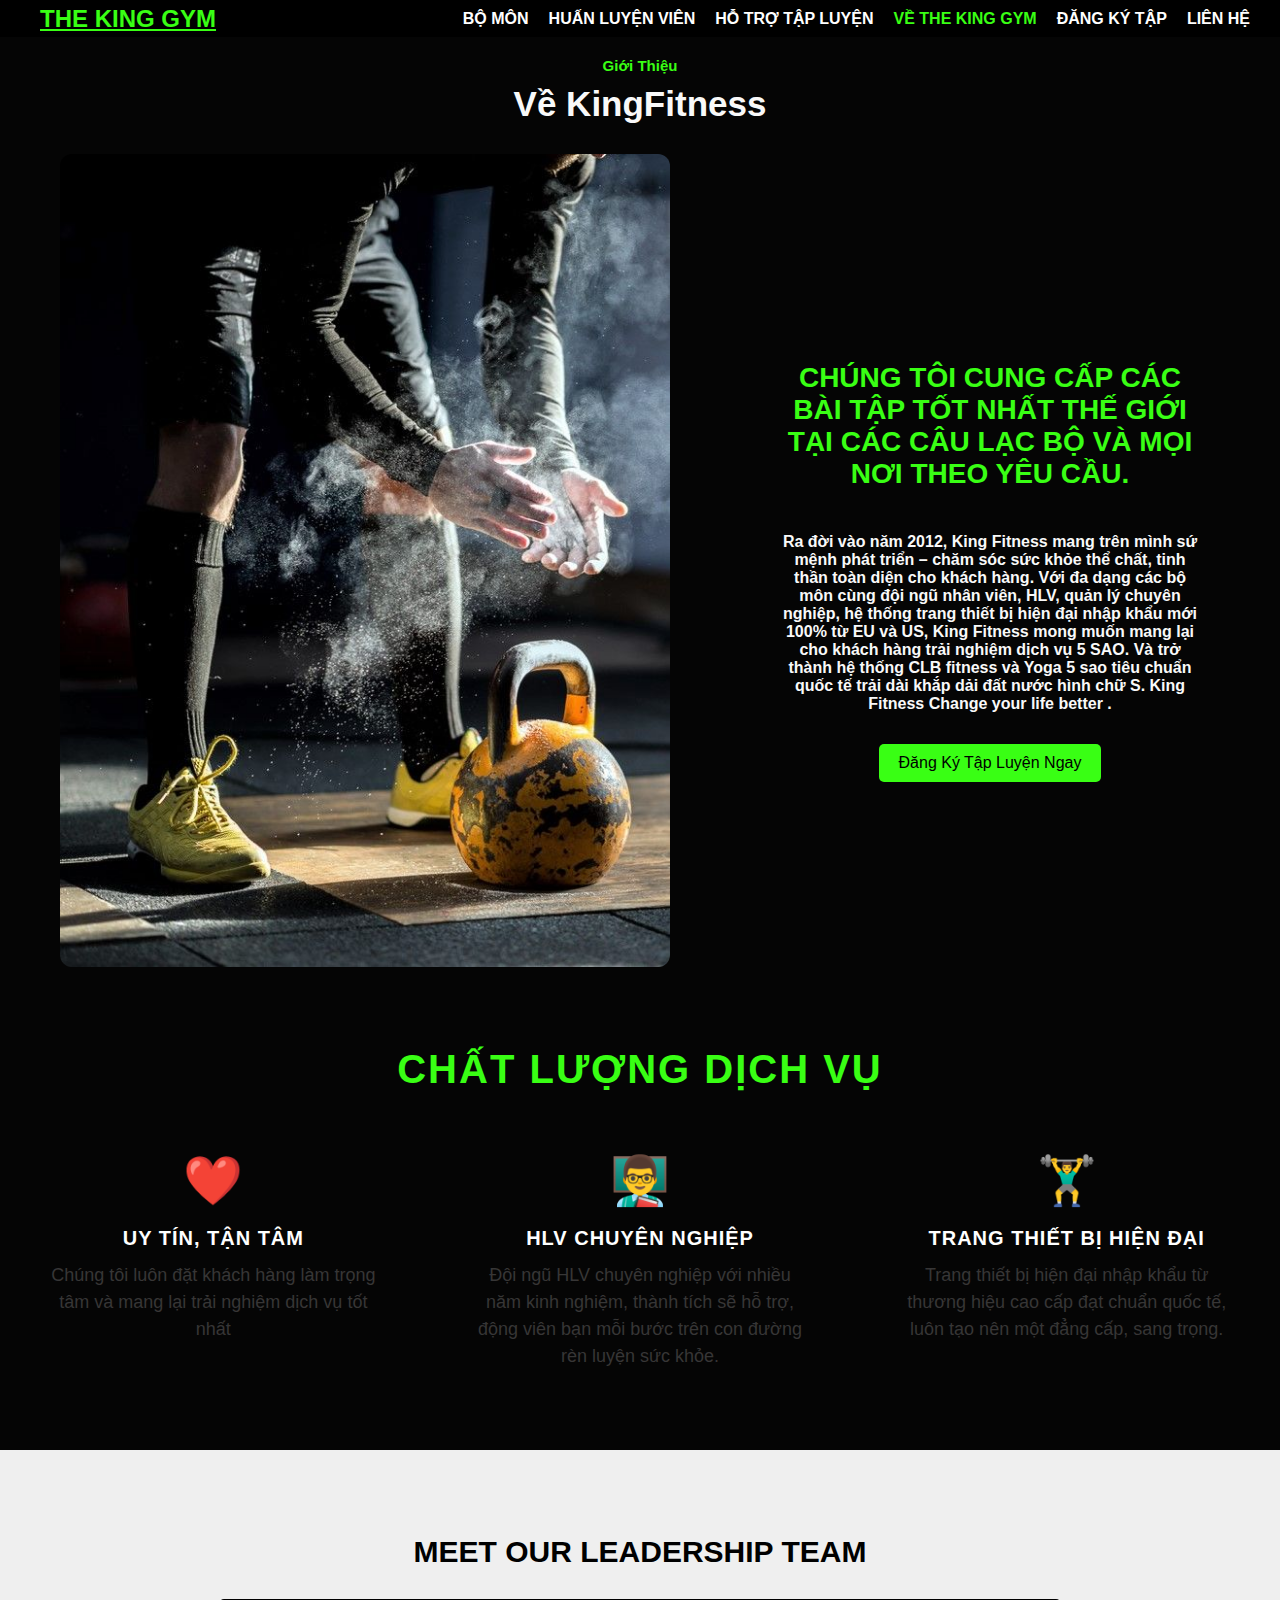
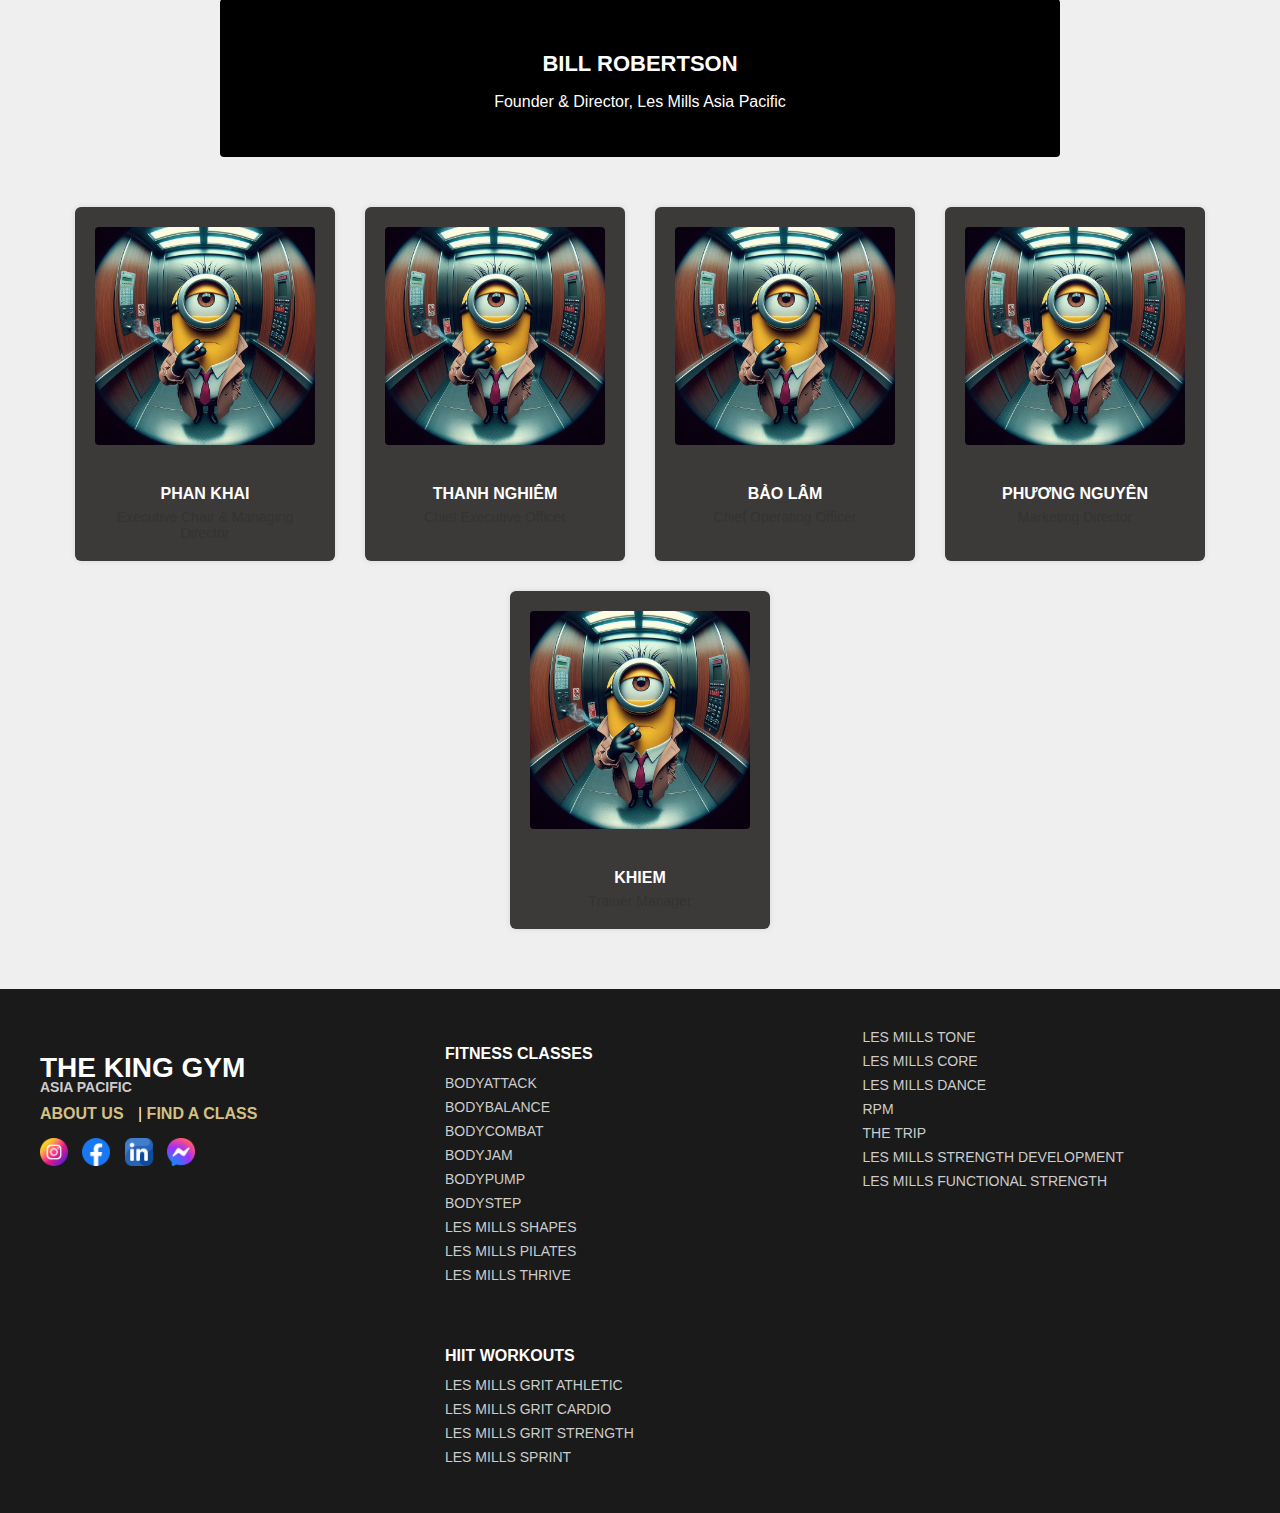
<file: about.html>
<!DOCTYPE html>
<html lang="en">
<head>
    <meta charset="UTF-8">
    <meta name="viewport" content="width=device-width, initial-scale=1.0">
    <title>Document</title>
    <link rel="stylesheet" href="about.css">
</head>
<body>
    <header>
      <a href="#" class="logo">THE KING GYM</a>
      <nav>
        <ul id="navbar">
          <li><a href="#">BỘ MÔN</a></li>
          <li><a href="#">HUẤN LUYỆN VIÊN</a></li>
          <li><a href="#">HỖ TRỢ TẬP LUYỆN</a></li>
          <li><a class="active" href="about.html">VỀ THE KING GYM</a></li>
          <li><a href="#">ĐĂNG KÝ TẬP</a></li>
          <li><a href="#">LIÊN HỆ</a></li>
        </ul>
      </nav>
    </header>
    
    <section id="bg1">
      <h1>Giới Thiệu </h1>
      <h2>Về KingFitness</h2>
    </section>
    <section id="background2"> 
      <img src="left-about.jpg" alt="Run" class="bg2-img">
      <div class="bg2-text">
        <h2>CHÚNG TÔI CUNG CẤP CÁC BÀI TẬP TỐT NHẤT THẾ GIỚI TẠI CÁC CÂU LẠC BỘ VÀ MỌI NƠI THEO YÊU CẦU.  </h2>
        <h1>Ra đời vào năm 2012, King Fitness mang trên mình sứ mệnh phát triển – chăm sóc sức khỏe thể chất, tinh thần toàn diện cho khách hàng. Với đa dạng các bộ môn cùng đội ngũ nhân viên, HLV, quản lý chuyên nghiệp, hệ thống trang thiết bị hiện đại nhập khẩu mới 100% từ EU và US, King Fitness mong muốn mang lại cho khách hàng trải nghiệm dịch vụ 5 SAO. Và trở thành hệ thống CLB fitness và Yoga 5 sao tiêu chuẩn quốc tế trải dài khắp dải đất nước hình chữ S. King Fitness Change your life better . </h1>  
        <button class="bg2-btn">Đăng Ký Tập Luyện Ngay</button>
      </div>
    </section>
    <section id="service-quality">
      <h2 class="sq-title">CHẤT LƯỢNG DỊCH VỤ</h2>
      <div class="sq-list">
        <div class="sq-item">
          <div class="sq-icon">❤️</div>
          <h3>UY TÍN, TẬN TÂM</h3>
          <p>Chúng tôi luôn đặt khách hàng làm trọng tâm và mang lại trải nghiệm dịch vụ tốt nhất</p>
        </div>
        <div class="sq-item">
          <div class="sq-icon">👨‍🏫</div>
          <h3>HLV CHUYÊN NGHIỆP</h3>
          <p>Đội ngũ HLV chuyên nghiệp với nhiều năm kinh nghiệm, thành tích sẽ hỗ trợ, động viên bạn mỗi bước trên con đường rèn luyện sức khỏe.</p>
        </div>
        <div class="sq-item">
          <div class="sq-icon">🏋️‍♂️</div>
          <h3>TRANG THIẾT BỊ HIỆN ĐẠI</h3>
          <p>Trang thiết bị hiện đại nhập khẩu từ thương hiệu cao cấp đạt chuẩn quốc tế, luôn tạo nên một đẳng cấp, sang trọng.</p>
        </div>
      </div>
    </section>
    <section class="leadership">
  <h2 class="leadership-title">MEET OUR LEADERSHIP TEAM</h2>
  
  <div class="leader-ceo">
    <h3 class="ceo-name">BILL ROBERTSON</h3>
    <p class="ceo-role">Founder & Director, Les Mills Asia Pacific</p>
  </div>

  <div class="leader-grid">
    <div class="leader-card">
      <img src="leader1.jpg" alt="Phan Khai">
      <h4>Phan Khai</h4>
      <p>Executive Chair & Managing Director</p>
    </div>
    <div class="leader-card">
      <img src="leader1.jpg" alt="Thanh Nghiêm">
      <h4>Thanh Nghiêm</h4>
      <p>Chief Executive Officer</p>
    </div>
    <div class="leader-card">
      <img src="leader1.jpg" alt="Bảo Lâm">
      <h4>Bảo Lâm</h4>
      <p>Chief Operating Officer</p>
    </div>
    <div class="leader-card">
      <img src="leader1.jpg" alt="Phương Nguyên">

      <h4>Phương Nguyên</h4>
      <p>Marketing Director</p>
    </div>
    <div class="leader-card">
      <img src="leader1.jpg" alt="Khiêm">
      <h4>KHIEM</h4>
      <p>Trainer Manager</p>
    </div>
  </div>
</section>

    <section id="last">
  <div class="lesmills-footer">
  <div class="lesmills-row">
    <!-- Logo, links và mạng xã hội -->
    <div class="lesmills-logo-links">
      <h2 class="lesmills-logo">THE KING GYM<span>ASIA PACIFIC</span></h2>
      <div class="lesmills-links">
        <a href="#">ABOUT US</a> | <a href="#">FIND A CLASS</a>
      </div>
      <div class="lesmills-socials">
        <img src="instagram.png" alt="Instagram">
        <img src="facebook.png" alt="Facebook">
        <img src="linkedin.png" alt="LinkedIn">
        <img src="messenger.png" alt="Messenger">
      </div>
    </div>

    <!-- Các cột dịch vụ -->
    <div class="lesmills-columns">
      <div class="lm-column">
        <h3>FITNESS CLASSES</h3>
        <ul>
          <li>BODYATTACK</li>
          <li>BODYBALANCE</li>
          <li>BODYCOMBAT</li>
          <li>BODYJAM</li>
          <li>BODYPUMP</li>
          <li>BODYSTEP</li>
          <li>LES MILLS SHAPES</li>
          <li>LES MILLS PILATES</li>
          <li>LES MILLS THRIVE</li>
        </ul>
      </div>
      <div class="lm-column">
        <ul>
          <li>LES MILLS TONE</li>
          <li>LES MILLS CORE</li>
          <li>LES MILLS DANCE</li>
          <li>RPM</li>
          <li>THE TRIP</li>
          <li>LES MILLS STRENGTH DEVELOPMENT</li>
          <li>LES MILLS FUNCTIONAL STRENGTH</li>
        </ul>
      </div>
      <div class="lm-column">
        <h3>HIIT WORKOUTS</h3>
        <ul>
          <li>LES MILLS GRIT ATHLETIC</li>
          <li>LES MILLS GRIT CARDIO</li>
          <li>LES MILLS GRIT STRENGTH</li>
          <li>LES MILLS SPRINT</li>
        </ul>
      </div>
    </div>
  </div>
</div>
</section>
</body>
</html>
</file>
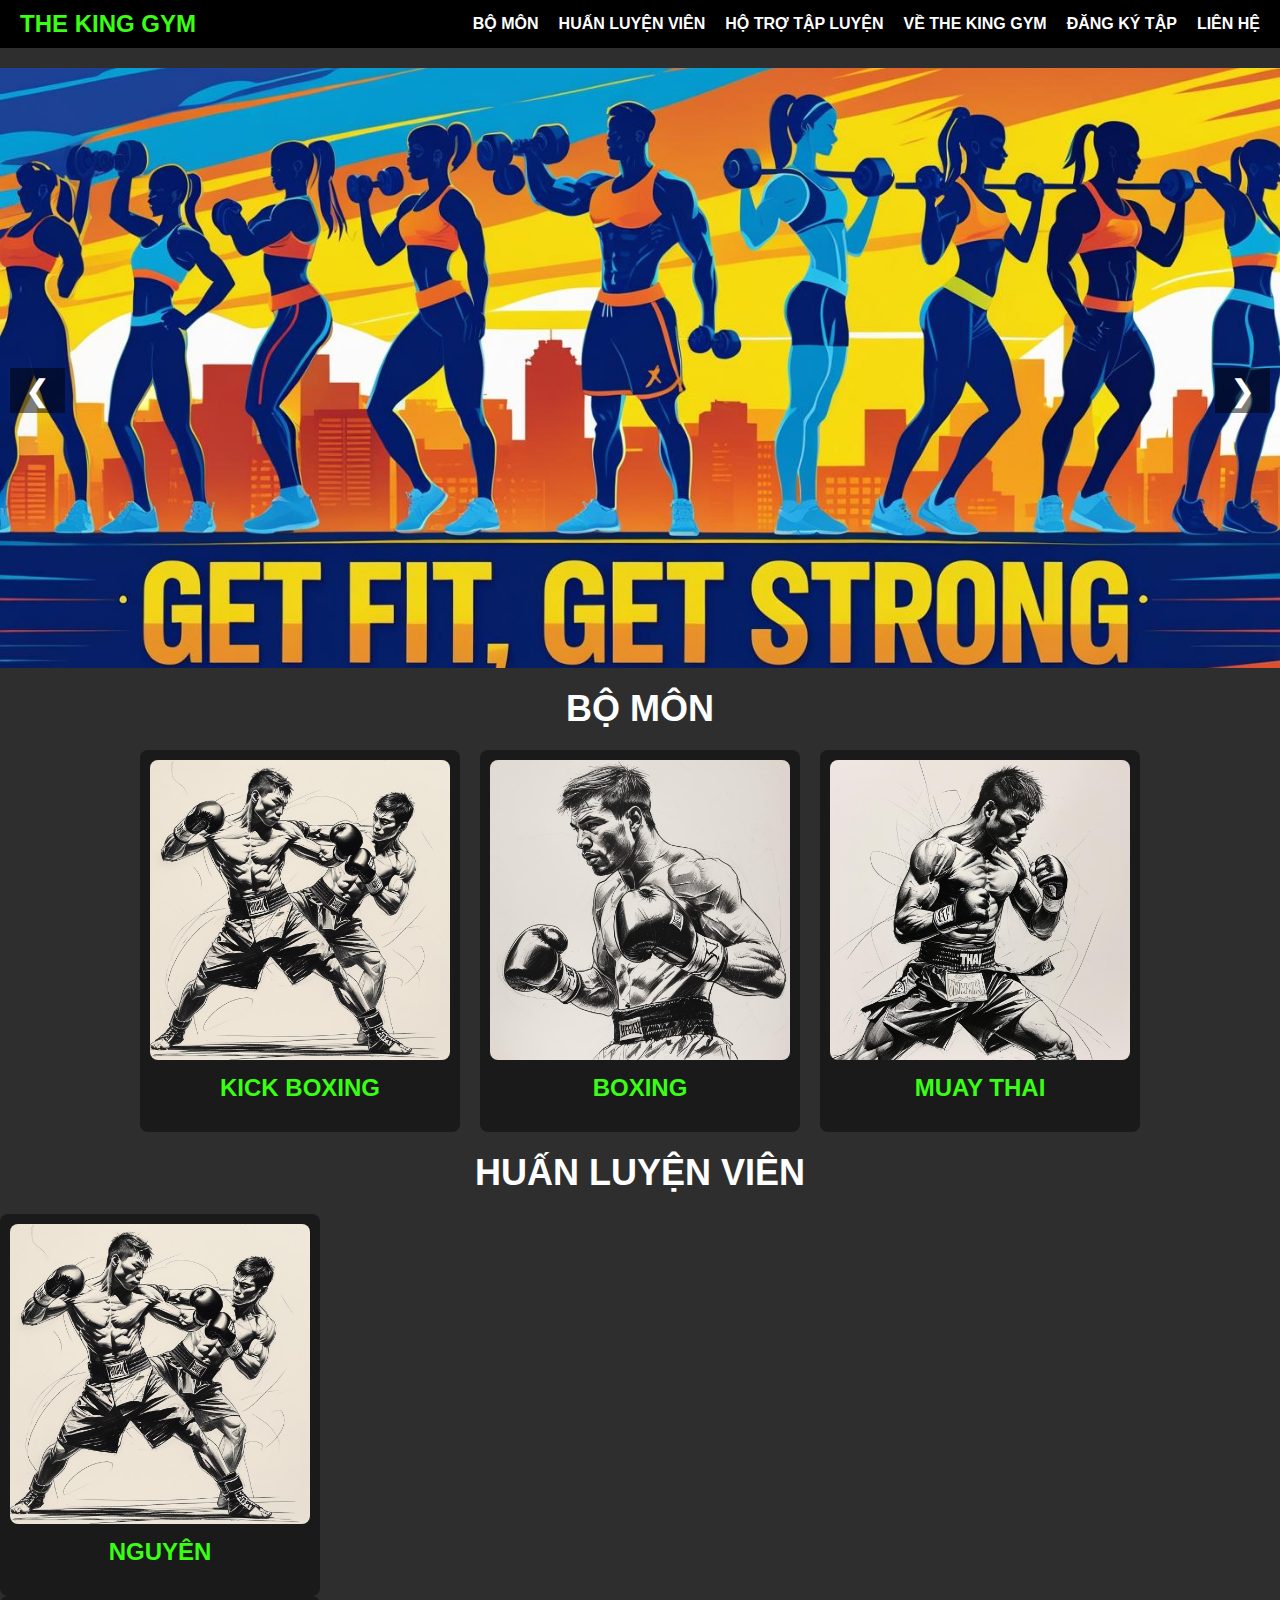
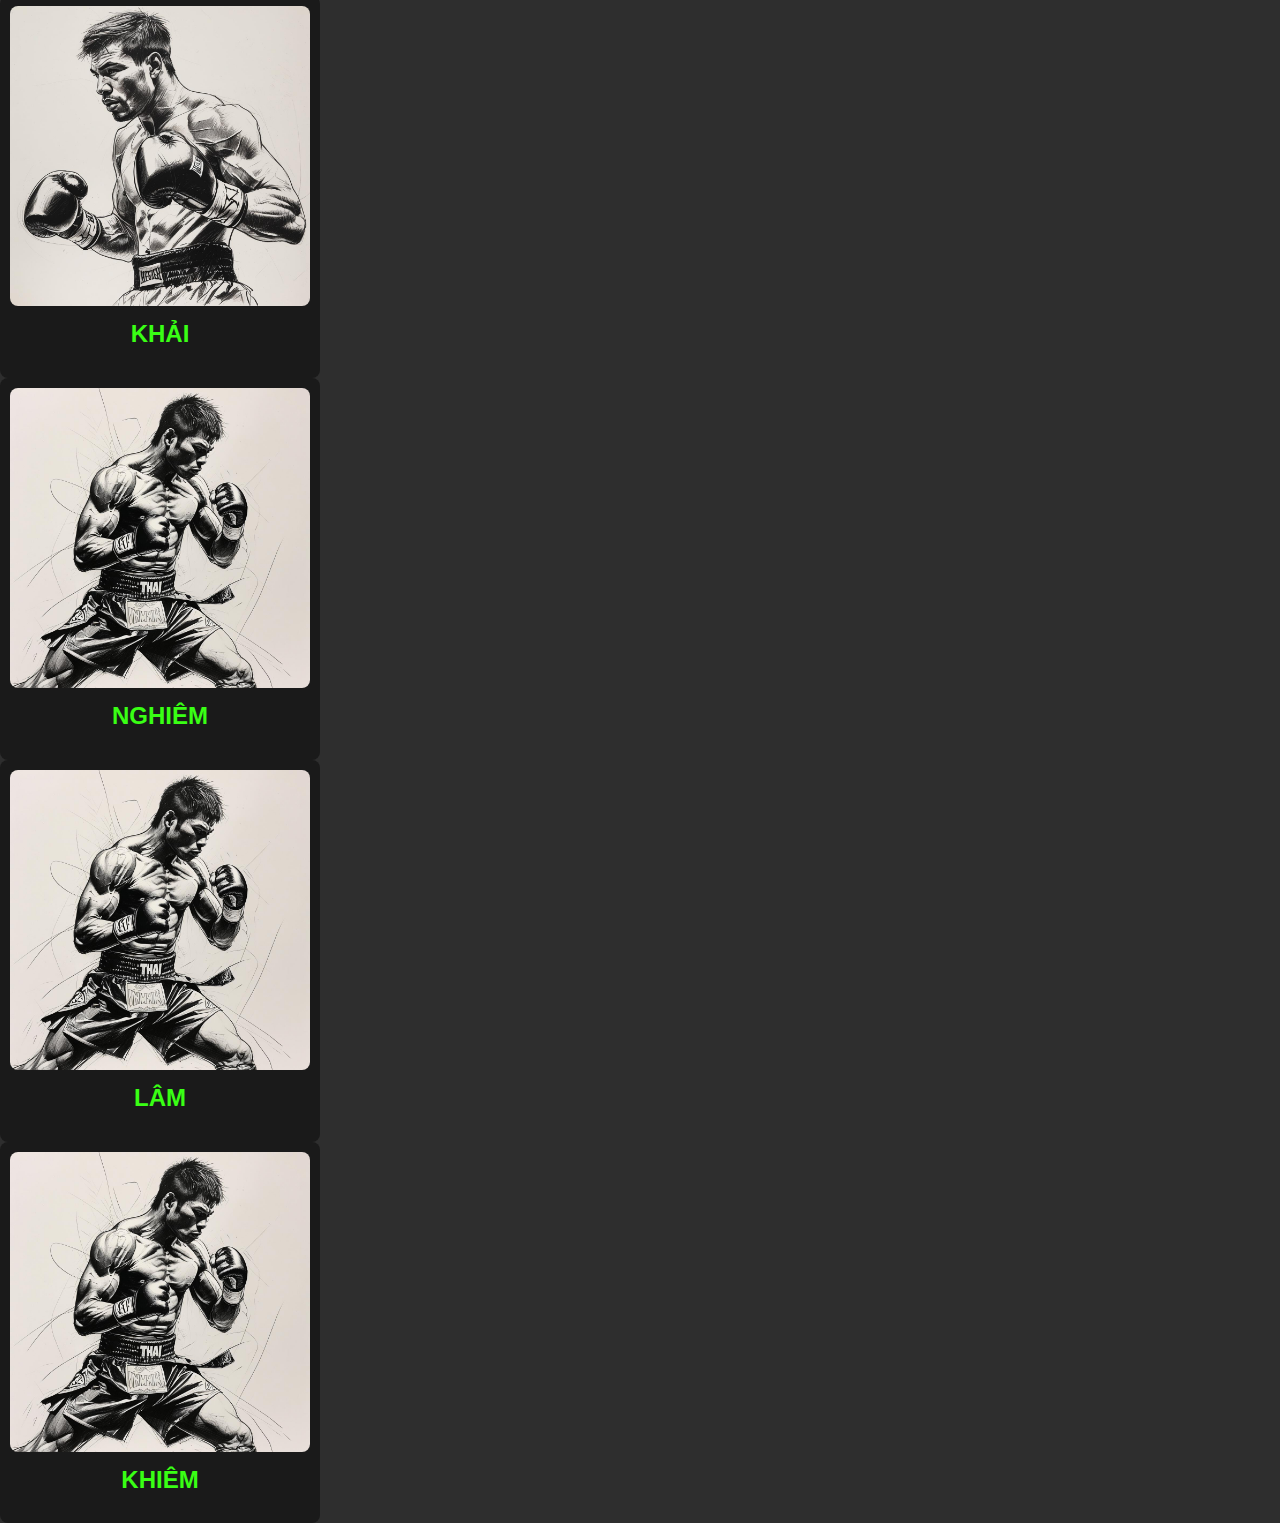
<file: Home.html>
<!DOCTYPE html>
<html lang="vi">
<head>
  <meta charset="UTF-8" />
  <meta name="viewport" content="width=device-width, initial-scale=1.0" />
  <title>The King Kickfit & Fitness</title>
  <link rel="stylesheet" href="Home.css" />
</head>
<body>
  <header>
    <div class="logo">THE KING GYM</div>
    <nav>
      <ul>
        <li><a href="#">BỘ MÔN</a></li>
        <li><a href="#">HUẤN LUYỆN VIÊN</a></li>
        <li><a href="#">HỘ TRỢ TẬP LUYỆN</a></li>
        <li><a href="about.html">VỀ THE KING GYM</a></li>
        <li><a href="#">ĐĂNG KÝ TẬP</a></li>
        <li><a href="#">LIÊN HỆ</a></li>
      </ul>
    </nav>
  </header>
  <main>
    <div class="banner">
    <div class="banner-slides">
      <img src="banner1.jpg" alt="Banner 1">
      <img src="banner2.jpg" alt="Banner 2">
      <img src="banner3.jpg" alt="Banner 3">
      <img src="banner4.jpg" alt="Banner 4">
    </div>
    <button class="banner-button prev">&#10094;</button>
    <button class="banner-button next">&#10095;</button>
    </div>
    <h1>BỘ MÔN</h1>
    <section class="courses">
      <div class="course">
       <img src="kickboxing.jpg" alt="Kick Boxing" class="course-image" data-modal="kickboxModal">
       <h2>KICK BOXING</h2>
      </div>
      <div id="kickboxModal" class="modal">
       <div class="modal-content">
        <span class="close">&times;</span>
        <img src="kickboxing.jpg" alt="Kick Boxing">
        <h2>KICK BOXING</h2>
        <p>Kickboxing là môn võ được kết hợp các kỹ thuật tay của Boxing, chân của Muay Thai, tuy nhiên lại hạn chế các đòn chỏ. Nói nôm na, Kickboxing là môn boxing có sử dụng đòn chân.<br>Thoáng qua, kickboxing rất giống Muay Thai. Nhưng thật ra lại hoàn toàn khác do Kickboxing sử dụng rất nhiều các động tác tấn công bằng nắm đấm.</p>
       </div>
      </div>
  
      <div class="course">
        <img src="boxing.jpg" alt="Boxing" class="course-image" data-modal="boxingModal">
        <h2>BOXING</h2>
      </div>
      <div id="boxingModal" class="modal">
        <div class="modal-content">
          <span class="close">&times;</span>
          <img src="boxing.jpg" alt="Boxing">
          <h2>BOXING</h2>
          <p>Boxing là môn võ sử dụng chủ yếu bằng đôi tay, gồm các đòn đấm thẳng, đấm móc, đấm xiên kết hợp di chuyển để tấn công đối thủ. Boxing giúp rèn luyện sức khỏe, phản xạ nhanh nhạy, cùng khả năng tự vệ hiệu quả trong thi đấu đối kháng.</p>
        </div>
      </div>      

      <div class="course">
        <img src="muaythai.jpg" alt="Muay Thai" class="course-image" data-modal="muaythaiModal">
        <h2>MUAY THAI</h2>
      </div>
      <div id="muaythaiModal" class="modal">
        <div class="modal-content">
          <span class="close">&times;</span>
          <img src="muaythai.jpg" alt="Muay Thai">
          <h2>MUAY THAI</h2>
          <p>Muay Thai là môn võ thuật truyền thống của Thái Lan, sử dụng đòn tấn công bằng đấm, đá, chỏ, gối. Bộ môn giúp phát triển toàn diện thể lực, sự dẻo dai, tốc độ, cùng khả năng tự vệ tuyệt vời trong thi đấu đối kháng.</p>
        </div>
      </div>      

    </section>
    <!-- ------------------------- -->
     <h1>HUẤN LUYỆN VIÊN</h1>

      <div class="hvl-slider">
        <div class="hvl-slides">
          <div class="course">
            <img src="kickboxing.jpg" alt="Kick Boxing" class="course-image" data-modal="kickboxModal">
            <h2>NGUYÊN</h2>
          </div>
          <div id="kickboxModal" class="modal">
           <div class="modal-content">
            <span class="close">&times;</span>
            <img src="kickboxing.jpg" alt="Kick Boxing">
            <h2>P.NGUYÊN</h2>
            <p>Với hơn 10 năm kinh nghiệm huấn luyện Kickboxing, HLV Nguyên mang đến những buổi tập đầy năng lượng, tập trung vào kỹ thuật đấm và đá chính xác, giúp học viên cải thiện sức mạnh, sự linh hoạt và khả năng tự vệ hiệu quả.</p>
           </div>
          </div>
  
          <div class="course">
           <img src="boxing.jpg" alt="Boxing" class="course-image" data-modal="boxingModal">
           <h2>KHẢI</h2>
          </div>
          <div id="boxingModal" class="modal">
        <div class="modal-content">
          <span class="close">&times;</span>
          <img src="boxing.jpg" alt="Boxing">
          <h2>P.KHẢI</h2>
          <p>HLV Khải là chuyên gia Boxing với phong cách huấn luyện cá nhân hóa, giúp học viên nhanh chóng nắm vững các kỹ thuật đấm và di chuyển. Các buổi tập của anh tập trung vào tăng cường phản xạ, sức bền và sự tự tin trong đối kháng.</p>
        </div>
      </div>      

      <div class="course">
        <img src="muaythai.jpg" alt="Muay Thai" class="course-image" data-modal="muaythaiModal">
        <h2>NGHIÊM</h2>
      </div>
      <div id="muaythaiModal" class="modal">
        <div class="modal-content">
          <span class="close">&times;</span>
          <img src="muaythai.jpg" alt="Muay Thai">
          <h2>T.NGHIÊM</h2>
          <p>HLV Nghiêm, với đam mê mãnh liệt dành cho Muay Thai, mang đến các bài tập chuyên sâu về kỹ thuật chỏ và gối, giúp học viên phát triển thể lực toàn diện và khả năng chiến đấu mạnh mẽ trong môi trường đối kháng.</p>
        </div>
      </div>      

      <div class="course">
        <img src="muaythai.jpg" alt="Muay Thai" class="course-image" data-modal="muaythaiModal">
        <h2>LÂM</h2>
      </div>
      <div id="muaythaiModal" class="modal">
        <div class="modal-content">
          <span class="close">&times;</span>
          <img src="muaythai.jpg" alt="Muay Thai">
          <h2>B.LÂM</h2>
          <p>HLV Lâm là chuyên gia Yoga với phương pháp giảng dạy nhẹ nhàng nhưng hiệu quả, giúp học viên cải thiện sự dẻo dai, cân bằng cơ thể và tâm trí. Các buổi tập của anh kết hợp các động tác Yoga truyền thống với kỹ thuật thở hiện đại.</p>
        </div>
      </div>     

      <div class="course">
        <img src="muaythai.jpg" alt="Muay Thai" class="course-image" data-modal="muaythaiModal">
        <h2>KHIÊM</h2>
      </div>
      <div id="muaythaiModal" class="modal">
        <div class="modal-content">
          <span class="close">&times;</span>
          <img src="muaythai.jpg" alt="Muay Thai">
          <h2>C.KHIÊM</h2>
          <p>HLV Khiêm là chuyên gia về thuyền (Rowing), mang đến các buổi tập tăng cường sức mạnh cơ bắp và khả năng phối hợp. Với kinh nghiệm huấn luyện chuyên sâu, anh giúp học viên cải thiện thể lực và kỹ thuật chèo thuyền một cách bài bản.</p>
        </div>

        <div class="course">
        <img src="muaythai.jpg" alt="Muay Thai" class="course-image" data-modal="muaythaiModal">
        <h2>KHIÊM</h2>
      </div>
      <div id="muaythaiModal" class="modal">
        <div class="modal-content">
          <span class="close">&times;</span>
          <img src="muaythai.jpg" alt="Muay Thai">
          <h2>C.KHIÊM</h2>
          <p>HLV Khiêm là chuyên gia về thuyền (Rowing), mang đến các buổi tập tăng cường sức mạnh cơ bắp và khả năng phối hợp. Với kinh nghiệm huấn luyện chuyên sâu, anh giúp học viên cải thiện thể lực và kỹ thuật chèo thuyền một cách bài bản.</p>
        </div>
      </div>     
      </div>
      </div>
  </main>
</body>
 <!--Banner-->
<script>
    const slides = document.querySelector('.banner-slides');
    const images = document.querySelectorAll('.banner-slides img');
    const prevButton = document.querySelector('.banner-button.prev');
    const nextButton = document.querySelector('.banner-button.next');
  
    let currentIndex = 0;
    const totalImages = images.length;
  
    function showSlide(index) {
      slides.style.transform = `translateX(-${index * 100}%)`;
    }
  
    function nextSlide() {
      currentIndex = (currentIndex + 1) % totalImages;
      showSlide(currentIndex);
    }
  
    function prevSlide() {
      currentIndex = (currentIndex - 1 + totalImages) % totalImages;
      showSlide(currentIndex);
    }
  
    prevButton.addEventListener('click', prevSlide);
    nextButton.addEventListener('click', nextSlide);

    setInterval(nextSlide, 3000);
  </script>
  <!--Ctietanh-->
  <script>

    const courseImages = document.querySelectorAll('.course-image');
    const modals = document.querySelectorAll('.modal');
  
    courseImages.forEach(img => {
      img.addEventListener('click', (e) => {
        const targetId = e.target.getAttribute('data-modal');
        document.getElementById(targetId).style.display = 'flex';
      });
    });
  
    modals.forEach(modal => {
      const closeBtn = modal.querySelector('.close');
      closeBtn.addEventListener('click', () => {
        modal.style.display = 'none';
      });
      modal.addEventListener('click', (e) => {
        if (e.target === modal) {
          modal.style.display = 'none';
        }
      });
    });
  </script>

  <!-- HLV  -->
<script>
  const hvlSlides = document.querySelector('.hvl-slides');
  const hvlItems = document.querySelectorAll('.hvl-slides .course');
  const hvlVisible = 3; 
  const hvlTotal = hvlItems.length;

  let currentHvlIndex = 0;

  function showHvl(index) {
    hvlSlides.style.transform = `translateX(-${index * (100 / hvlVisible)}%)`;
  }

  function nextHvl() {
    currentHvlIndex += hvlVisible;

    if (currentHvlIndex >= hvlTotal) {
      currentHvlIndex = 0;
    }
    showHvl(currentHvlIndex);
  }
  setInterval(nextHvl, 3000);
</script>
</html>
</file>
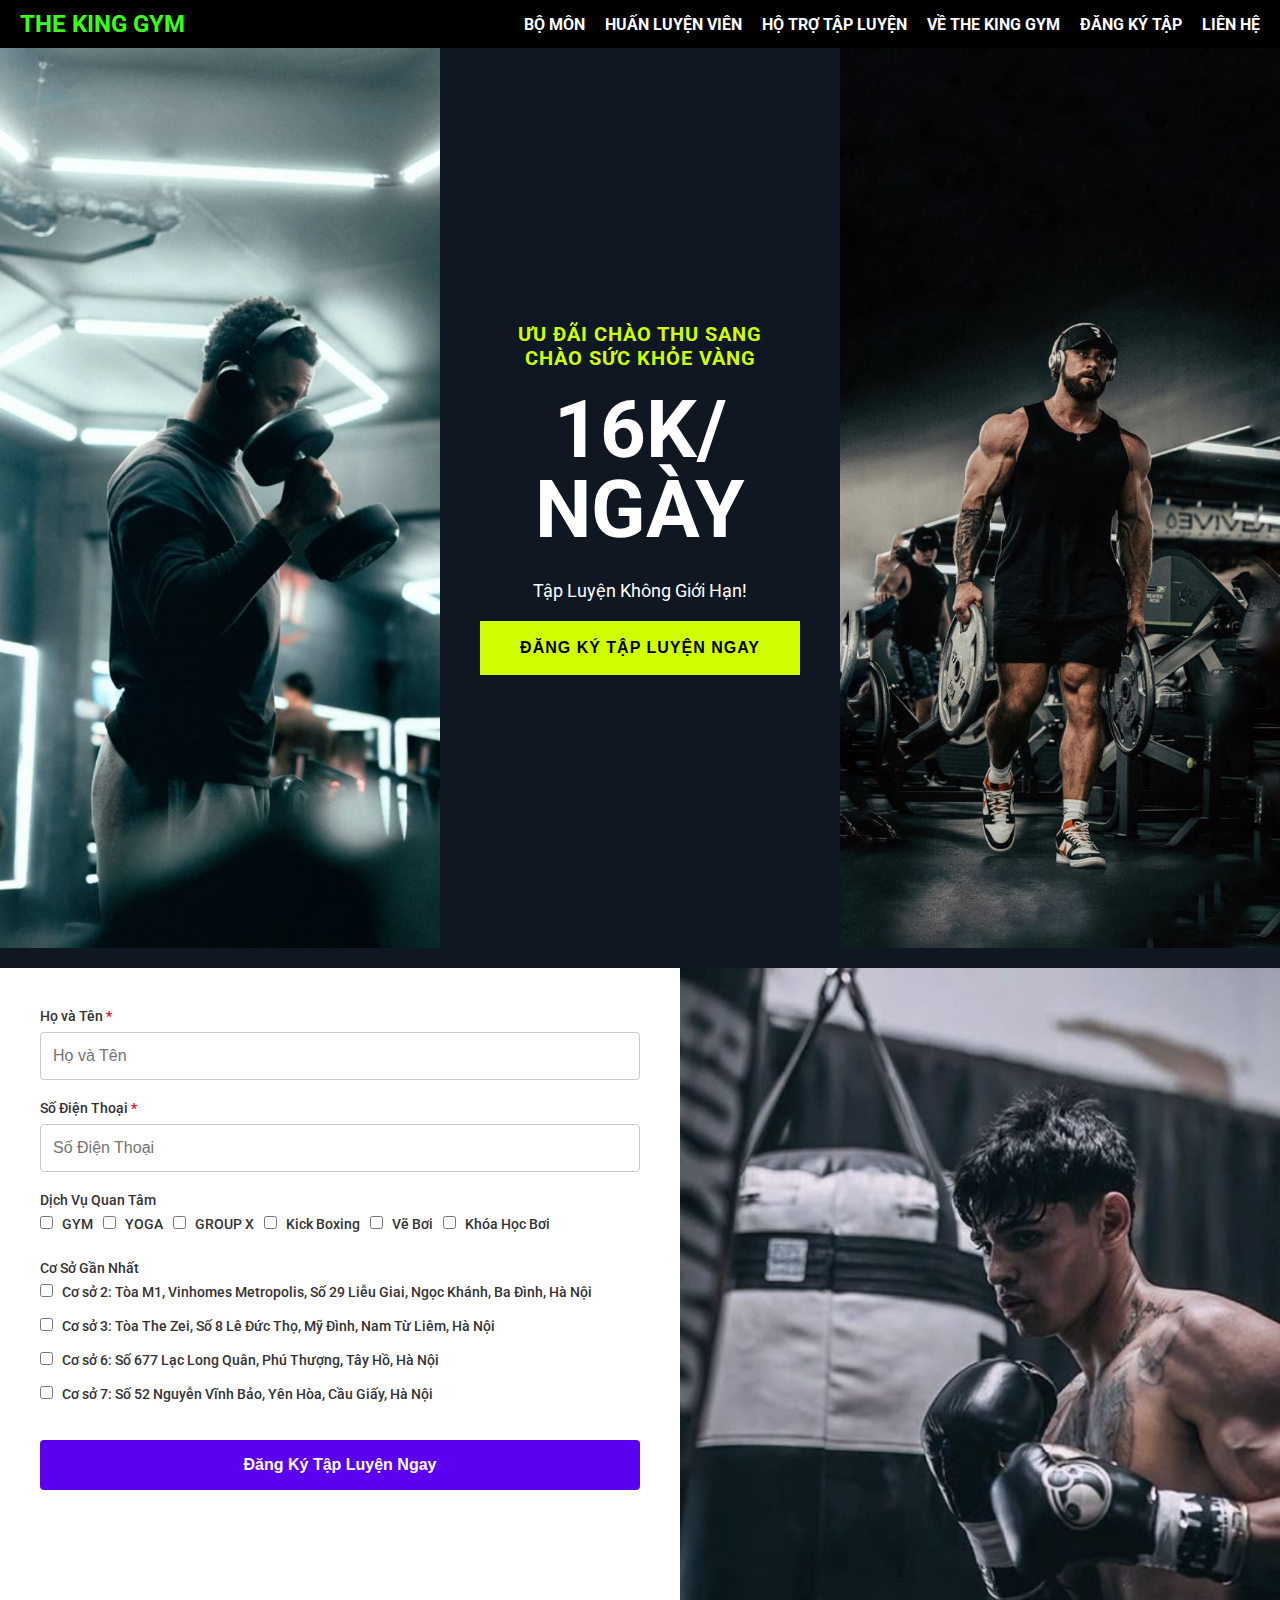
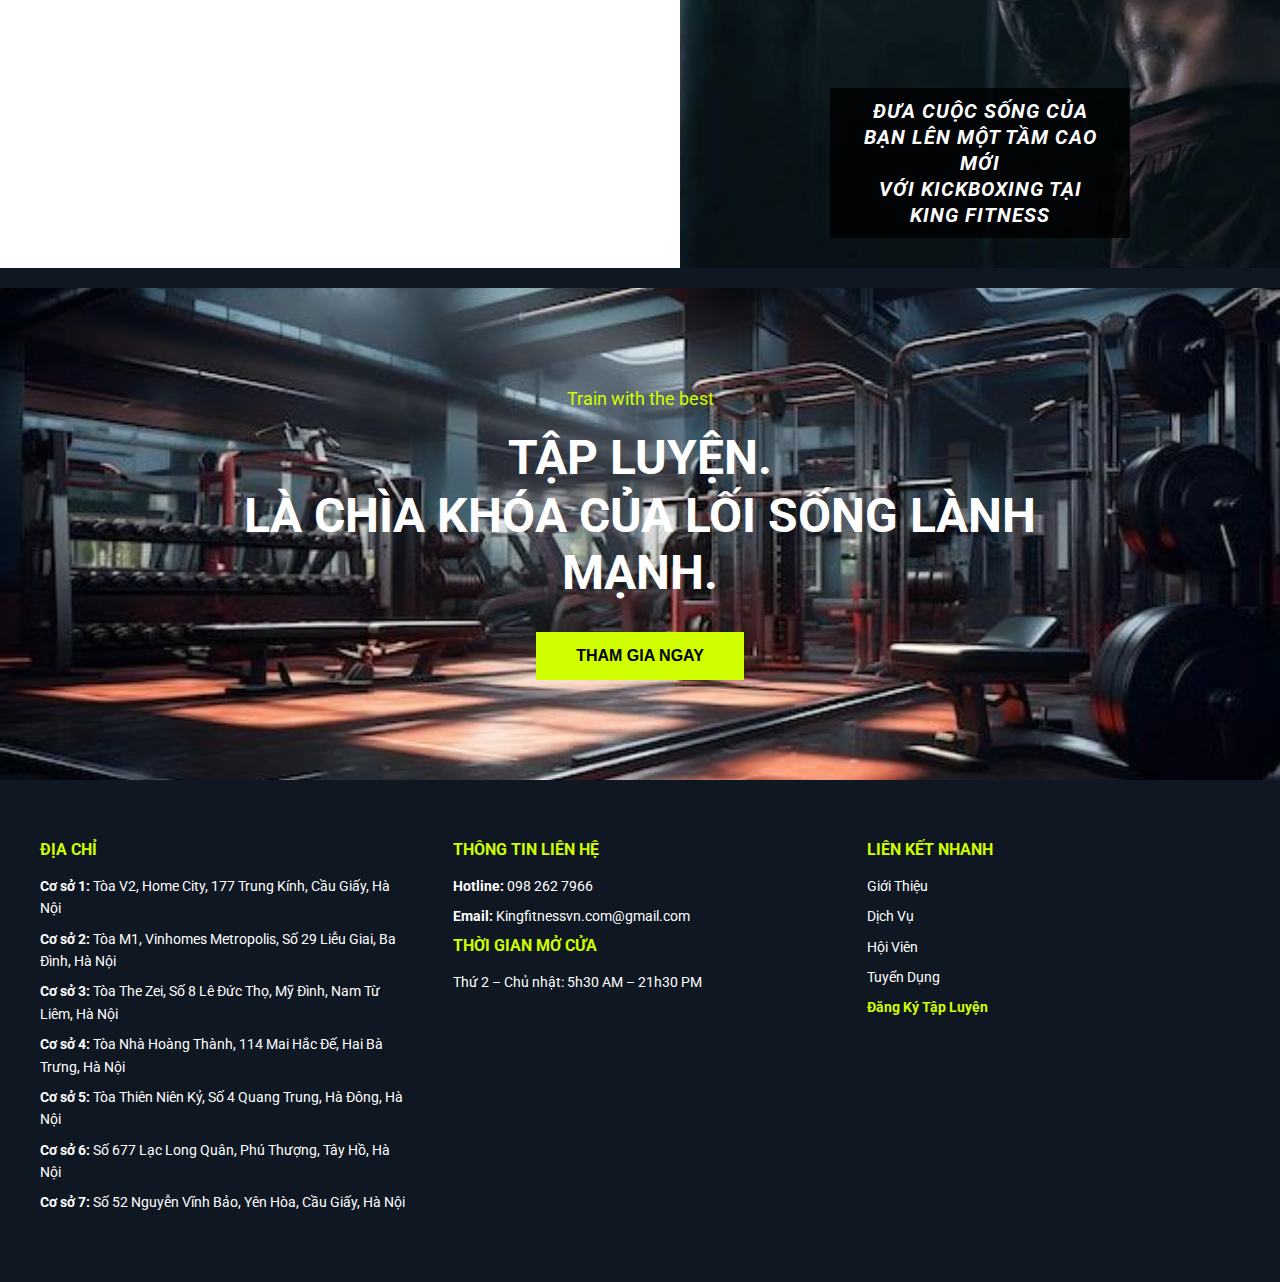
<file: register.html>
<!DOCTYPE html>
<html lang="vi">
  <header>
  <div class="logo">THE KING GYM</div>
  <nav>
    <ul>
      <li><a href="#">BỘ MÔN</a></li>
      <li><a href="#">HUẤN LUYỆN VIÊN</a></li>
      <li><a href="#">HỘ TRỢ TẬP LUYỆN</a></li>
      <li><a href="#">VỀ THE KING GYM</a></li>
      <li><a href="#">ĐĂNG KÝ TẬP</a></li>
      <li><a href="#">LIÊN HỆ</a></li>
    </ul>
  </nav>
</header>

<head>
    <meta charset="UTF-8">
    <meta name="viewport" content="width=device-width, initial-scale=1.0">
    <title>Đăng Ký Tập Luyện</title>
    <link href="https://fonts.googleapis.com/css2?family=Roboto:wght@400;700&display=swap" rel="stylesheet">
    <link rel="stylesheet" href="register.css">
</head>
<body>
    <div class="container">
        <div class="left"></div>

        <div class="center">
            <h1>
                ƯU ĐÃI CHÀO THU SANG<br>
                CHÀO SỨC KHỎE VÀNG
            </h1>
            <h2>
                16K/<br>
                NGÀY
            </h2>
            <p>Tập Luyện Không Giới Hạn!</p>
            <button>Đăng Ký Tập Luyện Ngay</button>
        </div>

        <div class="right"></div>
    </div>
</body>
<head>
  <meta charset="UTF-8">
  <meta name="viewport" content="width=device-width, initial-scale=1">
  <title>Đăng Ký Tập Luyện</title>
  <link href="https://fonts.googleapis.com/css2?family=Roboto:wght@400;500;700&display=swap" rel="stylesheet">
  <link rel="stylesheet" href="register.css">
</head>
<body>
  <div class="container">
    <!-- FORM BÊN TRÁI -->
    <div class="form-container">
      <form action="#" method="post">
        <div class="form-group">
          <label for="fullname">Họ và Tên <span class="required">*</span></label>
          <input type="text" id="fullname" name="fullname" placeholder="Họ và Tên" required>
        </div>
        <div class="form-group">
          <label for="phone">Số Điện Thoại <span class="required">*</span></label>
          <input type="tel" id="phone" name="phone" placeholder="Số Điện Thoại" required>
        </div>
        <div class="form-group">
          <label>Dịch Vụ Quan Tâm</label>
          <div class="checkbox-group">
            <label><input type="checkbox" name="service" value="gym"> GYM</label>
            <label><input type="checkbox" name="service" value="yoga"> YOGA</label>
            <label><input type="checkbox" name="service" value="groupx"> GROUP X</label>
            <label><input type="checkbox" name="service" value="kickboxing"> Kick Boxing</label>
            <label><input type="checkbox" name="service" value="veboi"> Vẽ Bơi</label>
            <label><input type="checkbox" name="service" value="khoahocboi"> Khóa Học Bơi</label>
          </div>
        </div>
        <div class="form-group">
          <label>Cơ Sở Gần Nhất</label>
          <div class="checkbox-group column">
            <label><input type="checkbox" name="branch" value="cs2"> Cơ sở 2: Tòa M1, Vinhomes Metropolis, Số 29 Liễu Giai, Ngọc Khánh, Ba Đình, Hà Nội</label>
            <label><input type="checkbox" name="branch" value="cs3"> Cơ sở 3: Tòa The Zei, Số 8 Lê Đức Thọ, Mỹ Đình, Nam Từ Liêm, Hà Nội</label>
            <label><input type="checkbox" name="branch" value="cs6"> Cơ sở 6: Số 677 Lạc Long Quân, Phú Thượng, Tây Hồ, Hà Nội</label>
            <label><input type="checkbox" name="branch" value="cs7"> Cơ sở 7: Số 52 Nguyễn Vĩnh Bảo, Yên Hòa, Cầu Giấy, Hà Nội</label>
          </div>
        </div>
        <button type="submit">Đăng Ký Tập Luyện Ngay</button>
      </form>
    </div>

    <!-- ẢNH BÊN PHẢI -->
    <div class="image-container">
      <div class="overlay-text">
        Đưa cuộc sống của bạn lên một tầm cao mới<br>
        với kickboxing tại King Fitness
      </div>
    </div>
  </div>
</body>
<!-- SECTION BANNER THỨ HAI -->
  <section class="hero-second">
    <div class="hero-content">
      <p class="small-title">Train with the best</p>
      <h2 class="main-title">
        TẬP LUYỆN.<br>
        LÀ CHÌA KHÓA CỦA LỐI SỐNG LÀNH MẠNH.
      </h2>
      <button class="cta-btn">Tham Gia Ngay</button>
    </div>
  </section>
  <footer class="site-footer">
    <div class="footer-container">
      <!-- Cột 1: Địa chỉ -->
      <div class="footer-col">
        <h3>Địa chỉ</h3>
        <p><strong>Cơ sở 1:</strong> Tòa V2, Home City, 177 Trung Kính, Cầu Giấy, Hà Nội</p>
        <p><strong>Cơ sở 2:</strong> Tòa M1, Vinhomes Metropolis, Số 29 Liễu Giai, Ba Đình, Hà Nội</p>
        <p><strong>Cơ sở 3:</strong> Tòa The Zei, Số 8 Lê Đức Thọ, Mỹ Đình, Nam Từ Liêm, Hà Nội</p>
        <p><strong>Cơ sở 4:</strong> Tòa Nhà Hoàng Thành, 114 Mai Hắc Đế, Hai Bà Trưng, Hà Nội</p>
        <p><strong>Cơ sở 5:</strong> Tòa Thiên Niên Kỷ, Số 4 Quang Trung, Hà Đông, Hà Nội</p>
        <p><strong>Cơ sở 6:</strong> Số 677 Lạc Long Quân, Phú Thượng, Tây Hồ, Hà Nội</p>
        <p><strong>Cơ sở 7:</strong> Số 52 Nguyễn Vĩnh Bảo, Yên Hòa, Cầu Giấy, Hà Nội</p>
      </div>

      <!-- Cột 2: Thông tin liên hệ -->
      <div class="footer-col">
        <h3>Thông tin liên hệ</h3>
        <p><strong>Hotline:</strong> 098 262 7966</p>
        <p><strong>Email:</strong> Kingfitnessvn.com@gmail.com</p>
        <h3>Thời gian mở cửa</h3>
        <p>Thứ 2 – Chủ nhật: 5h30 AM – 21h30 PM</p>
      </div>

      <!-- Cột 3: Liên kết nhanh -->
      <div class="footer-col">
        <h3>Liên kết nhanh</h3>
        <a href="#">Giới Thiệu</a>
        <a href="#">Dịch Vụ</a>
        <a href="#">Hội Viên</a>
        <a href="#">Tuyển Dụng</a>
        <a href="#" class="highlight">Đăng Ký Tập Luyện</a>
      </div>
    </div>
  </footer>
</body>
</html>
</html>
</file>
<file: about.css>
body {
    margin: 0;
    font-family: Arial, sans-serif;
    background: #050505;
    color: white;
  }
  
  header {
    display: flex;
    justify-content: space-between;
    align-items: center;
    background: #000;
    padding: 10px 20px;
    height: 17px;
  }
  
  .logo {
    font-size: 24px;
    font-weight: bold;
    color: #39ff14;
    padding: 20px;
  }
    
  #navbar {
    display: flex;
    align-items: center;
    justify-content: center;
  }
  #navbar li {
    list-style: none;
    display: flex;
    align-items: center;
    padding: 0 10px;
  }
  nav a {
    color: white;
    text-decoration: none;
    font-weight: bold;
  }
  #navbar a.active {
    color: #39ff14;
  }
  #background {
    background-image: url('run.jpg');
    height: 75vh;
    background-size: cover;
    width: 75%;
    border-radius: 20px;
    margin: 0 auto;
    background-position: top 0% right 0;
    display: flex;
    justify-content: center;
    align-items: center;
  }
  #background h1 {
    text-align: center;
    color: #f9f9f9;
    font-size: 36px;
    margin-top: 20px;
  }
  #background1 {
    text-align: center;
    color: #39ff14;
    font-size: 18px;
    margin-top: 10px;
  }
  #bg1 {
    text-align: center;
  }
  #bg1 h1 {
    color: #39ff14;
    font-size: 15px;
    margin-top: 20px;
  }
  #bg1 h2 {
    color: #f9f9f9;
    font-size: 35px;
    margin-top: 10px;
  }
  #background2 {
    display: flex;
    align-items: center;
    justify-content: center;
    gap: 30px;
    font-family: "Open Sans", sans-serif;
    color: #f9f9f9;
    font-size: 10px;
    margin-top: 30px;
    margin-left: 60px;
    text-align: left;
  }
  .bg2-img {
    width: 50%;
    border-radius: 12px;
  }
  .bg2-text {
    display: flex;
    flex-direction: column;
    align-items: flex-start;
    justify-content: center;
  }
  .bg2-text h2 {
    text-align: center;
    color: #39ff14;
    font-size: 28px;
    margin-left: 80px;
    margin-right: 80px;
  }
  .bg2-text h1 {
    text-align: center;
    color: #f9f9f9;
    font-size: 16px;
    margin-top: 20px;
    margin-left: 80px;
    margin-right: 80px;
  }
  .bg2-btn {
    background-color: #39ff14;
    color: #000;
    padding: 10px 20px;
    border: none;
    border-radius: 5px;
    cursor: pointer;
    font-size: 16px;
    margin-top: 20px;
    display: block;
    margin-left: auto;
    margin-right: auto;
  }
  #service-quality {
    margin: 80px auto 0 auto;
    max-width: 1200px;
    text-align: center;
    padding-bottom: 80px;
  }
  .sq-title {
    color: #39ff14;
    font-size: 40px;
    font-weight: bold;
    margin-bottom: 60px;
    letter-spacing: 2px;
  }
  .sq-list {
    display: flex;
    justify-content: center;
    gap: 80px;
    flex-wrap: wrap;
  }
  .sq-item {
    flex: 1 1 300px;
    max-width: 350px;
    background: none;
    padding: 0 10px;
  }
  .sq-icon {
    font-size: 48px;
    color: #2946d3;
    margin-bottom: 18px;
  }
  .sq-item h3 {
    font-size: 20px;
    font-weight: bold;
    margin-bottom: 12px;
    margin-top: 0;
    letter-spacing: 1px;
  }
  .sq-item p {
    font-size: 18px;
    color: #373636;
    line-height: 1.5;
    margin: 0;
  }
  @media (max-width: 900px) {
    .sq-list {
        flex-direction: column;
        gap: 40px;
    }
    .sq-item {
        max-width: 100%;
    }
    .sq-title {
        font-size: 25px;
    }
  }
  .lesmills-footer {
  background-color: #1a1a1a;
  padding: 40px;
  color: white;
  font-family: Arial, sans-serif;
}

.lesmills-row {
  display: flex;
  justify-content: space-between;
  align-items: flex-start;
  flex-wrap: wrap;
  gap: 40px;
}

.lesmills-logo-links {
  flex: 1 1 300px;
}

.lesmills-logo {
  font-size: 28px;
  font-weight: bold;
  margin-bottom: 10px;
}
.lesmills-logo span {
  font-size: 14px;
  display: block;
  margin-top: -5px;
  color: #ccc;
}

.lesmills-links {
  margin-bottom: 15px;
}
.lesmills-links a {
  color: #d4c083;
  text-decoration: none;
  font-weight: bold;
  margin-right: 10px;
}

.lesmills-socials img {
  width: 28px;
  margin-right: 10px;
  vertical-align: middle;
}

.lesmills-columns {
  flex: 3 1 600px;
  display: flex;
  gap: 40px;
  flex-wrap: wrap;
}

.lm-column {
  flex: 1 1 250px;
}

.lm-column h3 {
  font-size: 16px;
  text-transform: uppercase;
  font-weight: bold;
  color: #ffffff;
  margin-bottom: 12px;
}

.lm-column ul {
  list-style: none;
  padding: 0;
  margin: 0;
}

.lm-column li {
  margin-bottom: 8px;
  color: #ccc;
  font-size: 14px;
}
.leadership {
  background: #efefef;
  padding: 60px 40px;
  text-align: center;
  font-family: Arial, sans-serif;
}

.leadership-title {
  font-size: 30px;
  font-weight: bold;
  color: #000;
  margin-bottom: 30px;
  text-transform: uppercase;
}

.leader-ceo {
  background: #000;
  color: #fff;
  padding: 30px 20px;
  max-width: 800px;
  margin: 0 auto 50px auto;
  border-radius: 4px;
}

.ceo-name {
  font-size: 22px;
  font-weight: bold;
  margin-bottom: 10px;
}

.ceo-role {
  font-size: 16px;
}

.leader-grid {
  display: flex;
  justify-content: center;
  gap: 30px;
  flex-wrap: wrap;
}

.leader-card {
  background: #3c3939;
  padding: 20px;
  width: 220px;
  text-align: center;
  border-radius: 6px;
  box-shadow: 0 0 6px rgba(0,0,0,0.1);
}

.leader-card img {
  width: 100%;
  height: auto;
  border-radius: 4px;
  margin-bottom: 15px;
}

.leader-card h4 {
  font-size: 16px;
  font-weight: bold;
  margin-bottom: 6px;
  text-transform: uppercase;
}

.leader-card p {
  font-size: 14px;
  color: #333;
  margin: 0;
}
</file>
<file: Home.css>
body {
    margin: 0;
    font-family: Arial, sans-serif;
    background: #2e2e2e;
    color: white;
  }
  
  header {
    display: flex;
    justify-content: space-between;
    align-items: center;
    background: #000;
    padding: 10px 20px;
  }
  
  .logo {
    font-size: 24px;
    font-weight: bold;
    color: #39ff14;
  }
  
  nav ul {
    list-style: none;
    display: flex;
    gap: 20px;
    padding: 0;
    margin: 0;
  }
  
  nav a {
    color: white;
    text-decoration: none;
    font-weight: bold;
  }
  
  main {
    text-align: center;
  }
  
  main h1 {
    font-size: 36px;
    margin: 20px 0;
  }
  
  .courses {
    display: flex;
    justify-content: center;
    gap: 20px;
    flex-wrap: wrap;
  }
  
  .course {
    background: #1a1a1a;
    padding: 10px;
    border-radius: 8px;
    width: 300px;
  }
  
  .course img {
    width: 100%;
    border-radius: 8px;
  }
  
  .course h2 {
    color: #39ff14;
    margin-top: 10px;
    font-size: 24px;
  }

  .modal {
    display: none;
    position: fixed;
    z-index: 100;
    left: 0;
    top: 0;
    width:100vw;
    height:100vh;
    background-color: rgba(0,0,0,0.7);
    justify-content: center;
    align-items: center;
  }
  
  .modal-content {
    background: #1a1a1a;
    padding: 30px;
    max-width: 500px;
    position: relative;
    text-align: left;
    color: #fff;
    border-radius: 8px;
  }
  
  .modal-content img {
    width:100%;
    border-radius: 8px;
  }
  
  .modal-content h2 {
    color: #39ff14;
    font-size: 28px;
  }
  
  .modal-content p {
    font-size: 16px;
    line-height: 1.5;
  }
  
  .close {
    position: absolute;
    top: 10px;
    right: 15px;
    font-size: 30px;
    cursor: pointer;
  }

.banner {
    position: relative;
    overflow: hidden;
    max-width: 100%;
    height: 600px;
    margin: 20px auto;
  }
  
  .banner-slides {
    display: flex;
    transition: transform 0.5s ease;
  }
  
  .banner-slides img {
    min-width: 100%;
    object-fit: cover;
    height: 600px;
  }
  
  .banner-button {
    position: absolute;
    top: 50%;
    font-size: 30px;
    color: #fff;
    background: rgba(0,0,0,0.5);
    border: none;
    padding: 5px 15px;
    cursor: pointer;
  }
  
  .banner-button.prev {
    left: 10px;
  }
  
  .banner-button.next {
    right: 10px;
  }
</file>
<file: register.css>
header {
    display: flex;
    justify-content: space-between;
    align-items: center;
    background: #000;
    padding: 10px 20px;
}

.logo {
    font-size: 24px;
    font-weight: bold;
    color: #39ff14;
}

nav ul {
    list-style: none;
    display: flex;
    gap: 20px;
    padding: 0;
    margin: 0;
}

nav a {
    color: white;
    text-decoration: none;
    font-weight: bold;
}
.container {
  display: flex;
  min-height: 100vh;
  margin-bottom: 20px;    /* ← thêm khoảng trắng 20px */
}
*{
    box-sizing: border-box;
    margin: 0;
    padding: 0;
}

body {
    font-family: 'Roboto', sans-serif;
    background-color: #0f1722;
    color: #fff;
    margin: 0;
    height: 100vh;
}

.container {
    display: flex;
    height: 100vh;
    width: 100vw;
}

.left, .right {
    flex: 1;
    background-size: cover;
    background-position: center;
    height: 100vh;
}

.left {
    background-image: url('register1.jpg');
}

.right {
    background-image: url('register2.jpg');
}

.center {
    flex: 0 0 400px;
    background-color: #0f1722;
    display: flex;
    flex-direction: column;
    justify-content: center;
    align-items: center;
    text-align: center;
    padding: 20px;
    height: 100vh;
}

/* Tiêu đề nhỏ neon */
.center h1 {
    color: #d0ff00;
    font-size: 20px;
    font-weight: 700;
    line-height: 1.2;
    letter-spacing: 1px;
    margin-bottom: 10px;
}

/* Số tiền to trắng, xuống dòng giữa “16K/” và “NGÀY” */
.center h2 {
    color: #fff;
    font-size: 80px;
    font-weight: 700;
    line-height: 1;
    margin: 10px 0;
}

/* Chú thích */
.center p {
    color: #fff;
    font-size: 18px;
    margin: 20px 0;
}

/* Nút đăng ký */
.center button {
    background-color: #d0ff00;
    color: #000;
    border: none;
    padding: 18px 40px;
    font-size: 16px;
    font-weight: 700;
    text-transform: uppercase;
    letter-spacing: 1px;
    cursor: pointer;
    transition: background-color 0.3s;
}

.center button:hover {
    background-color: #bce100;
}
/* reset & box-sizing */
* {
  margin: 0;
  padding: 0;
  box-sizing: border-box;
}
body {
  font-family: 'Roboto', sans-serif;
}

/* layout chính */
.container {
  display: flex;
  min-height: 100vh;
}

/* FORM CONTAINER */
.form-container {
  flex: 1;
  background: #fff;
  padding: 40px;
}
.form-group {
  margin-bottom: 20px;
}
.form-group label {
  display: block;
  margin-bottom: 8px;
  font-weight: 500;
  color: #333;
  font-size: 14px;
}
.form-group .required {
  color: #e60023;
}
.form-group input[type="text"],
.form-group input[type="tel"] {
  width: 100%;
  height: 48px;
  padding: 0 12px;
  border: 1px solid #ccc;
  border-radius: 4px;
  font-size: 16px;
  outline: none;
}
.checkbox-group {
  display: flex;
  flex-wrap: wrap;
  gap: 10px;
}
.checkbox-group.column {
  flex-direction: column;
}
.checkbox-group label {
  font-size: 14px;
  color: #333;
}
.checkbox-group input {
  margin-right: 6px;
}

/* Nút đăng ký */
.form-container button {
  width: 100%;
  height: 50px;
  background-color: #5C00F2;
  color: #fff;
  border: none;
  border-radius: 4px;
  font-size: 16px;
  font-weight: 700;
  cursor: pointer;
  transition: background-color 0.3s;
  margin-top: 10px;
}
.form-container button:hover {
  background-color: #4600b8;
}

/* IMAGE CONTAINER */
.image-container {
  flex: 1;
  position: relative;
  background: url('register3.jpg') center/cover no-repeat;
}

.overlay-text {
  position: absolute;
  bottom: 30px;
  left: 50%;
  transform: translateX(-50%);
  background: rgba(0, 0, 0, 0.8);
  color: #fff;
  padding: 10px 30px;
  font-size: 20px;
  font-weight: 700;
  font-style: italic;
  text-transform: uppercase;
  letter-spacing: 1px;
  text-align: center;
  line-height: 1.3;
  max-width: 90%;
  /* bỏ border-radius để giống mẫu */
}
.container {
  display: flex;
  min-height: 100vh;
  margin-bottom: 20px;    /* ← thêm khoảng trắng 20px */
}
.hero-second {
  position: relative;
  background: url('register4.jpg') center/cover no-repeat;
  display: flex;
  justify-content: center;
  align-items: center;
  padding: 100px 20px;
}
.hero-content {
  text-align: center;
  color: #fff;
  max-width: 800px;
}
.small-title {
  color: #d0ff00;
  font-size: 18px;
  margin-bottom: 20px;
}
.main-title {
  font-size: 48px;
  font-weight: 700;
  line-height: 1.2;
  text-transform: uppercase;
  margin-bottom: 30px;
}
.cta-btn {
  background-color: #d0ff00;
  color: #000;
  border: none;
  padding: 15px 40px;
  font-size: 16px;
  font-weight: 700;
  text-transform: uppercase;
  cursor: pointer;
  transition: background-color 0.3s;
}
.cta-btn:hover {
  background-color: #bce100;
}
/* ==== FOOTER ==== */
.site-footer {
  background-color: #0f1722; /* nền đen xanh như header */
  color: #fff;
  padding: 60px 20px;
}

.footer-container {
  max-width: 1200px;
  margin: 0 auto;
  display: flex;
  flex-wrap: wrap;
  gap: 40px;
}

.footer-col {
  flex: 1;
  min-width: 220px;
}

.footer-col h3 {
  color: #d0ff00;
  font-size: 16px;
  text-transform: uppercase;
  margin-bottom: 16px;
}

.footer-col p,
.footer-col a {
  font-size: 14px;
  line-height: 1.6;
  color: #fff;
  text-decoration: none;
  display: block;
  margin-bottom: 8px;
}

.footer-col a:hover {
  text-decoration: underline;
}

.footer-col a.highlight {
  color: #d0ff00;
  font-weight: 700;
}

@media (max-width: 768px) {
  .footer-container {
    flex-direction: column;
    gap: 30px;
  }
  .footer-col {
    min-width: auto;
  }
}
</file>
